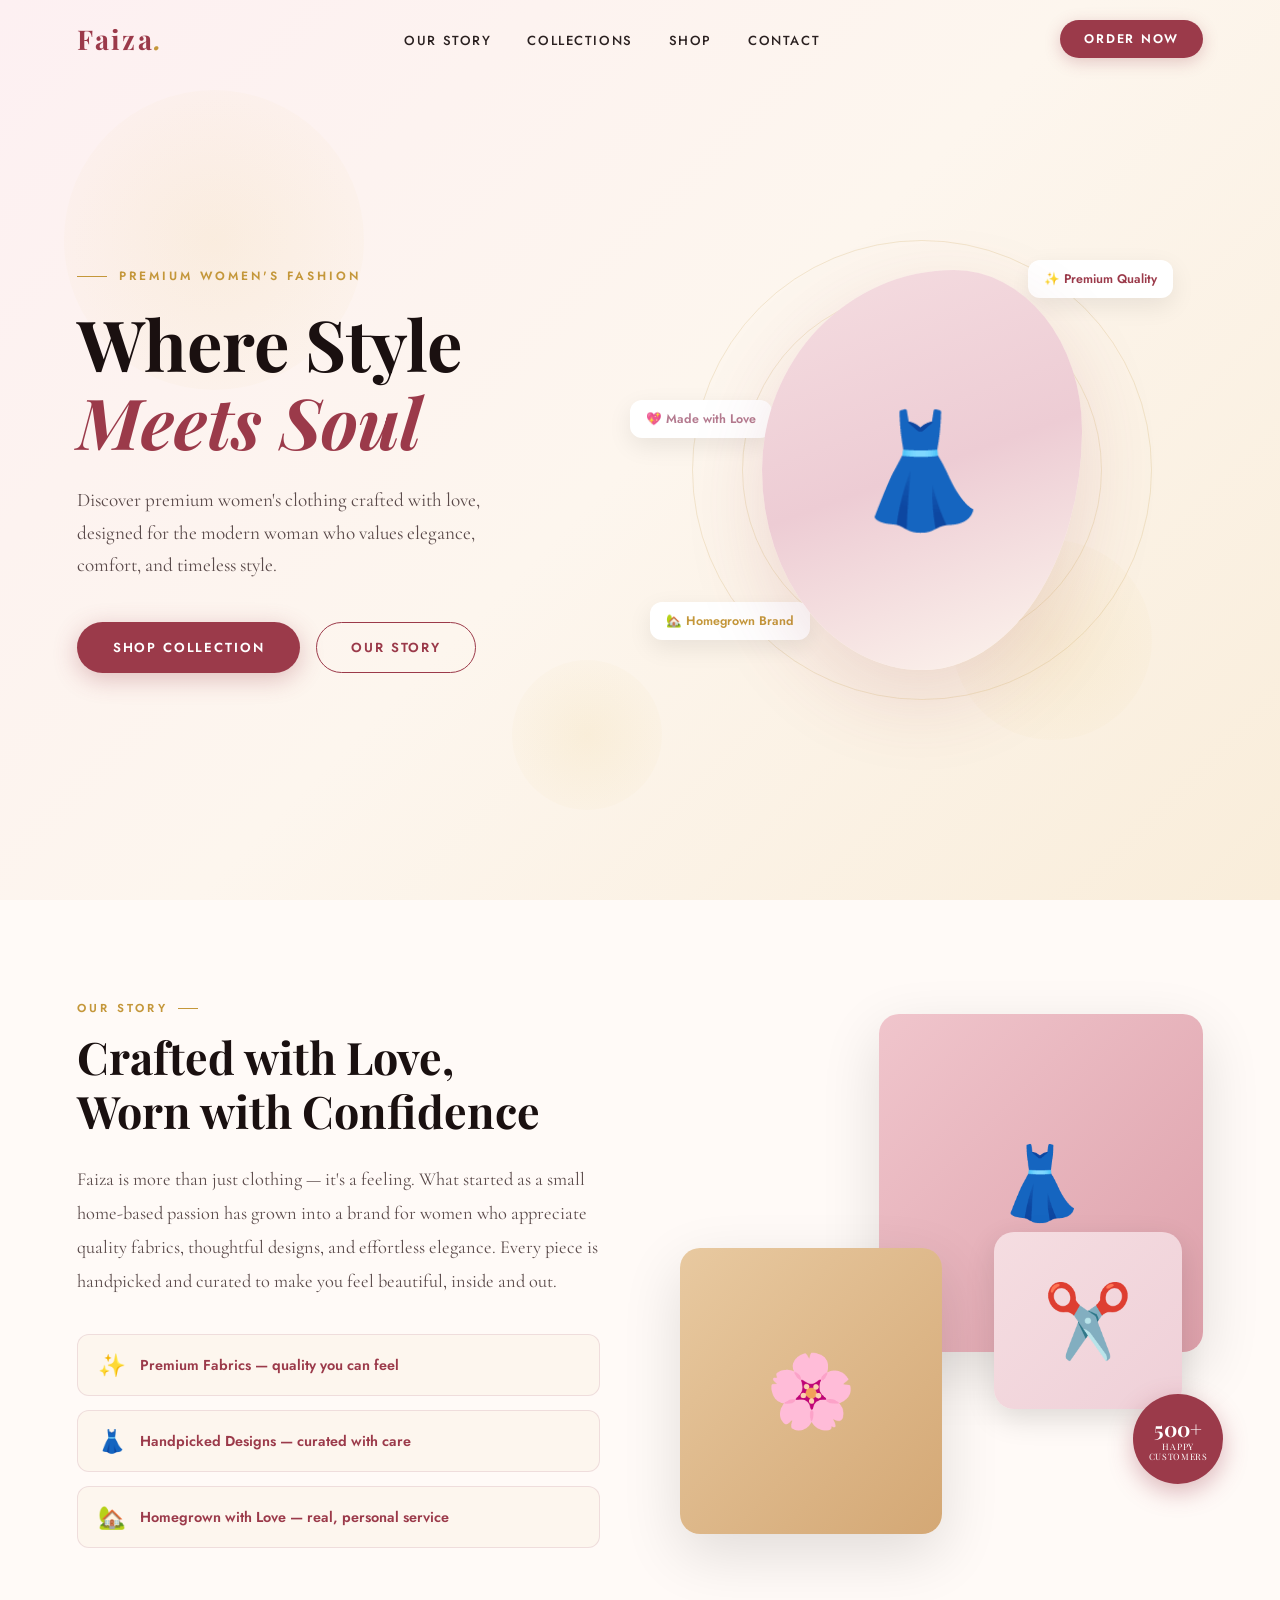
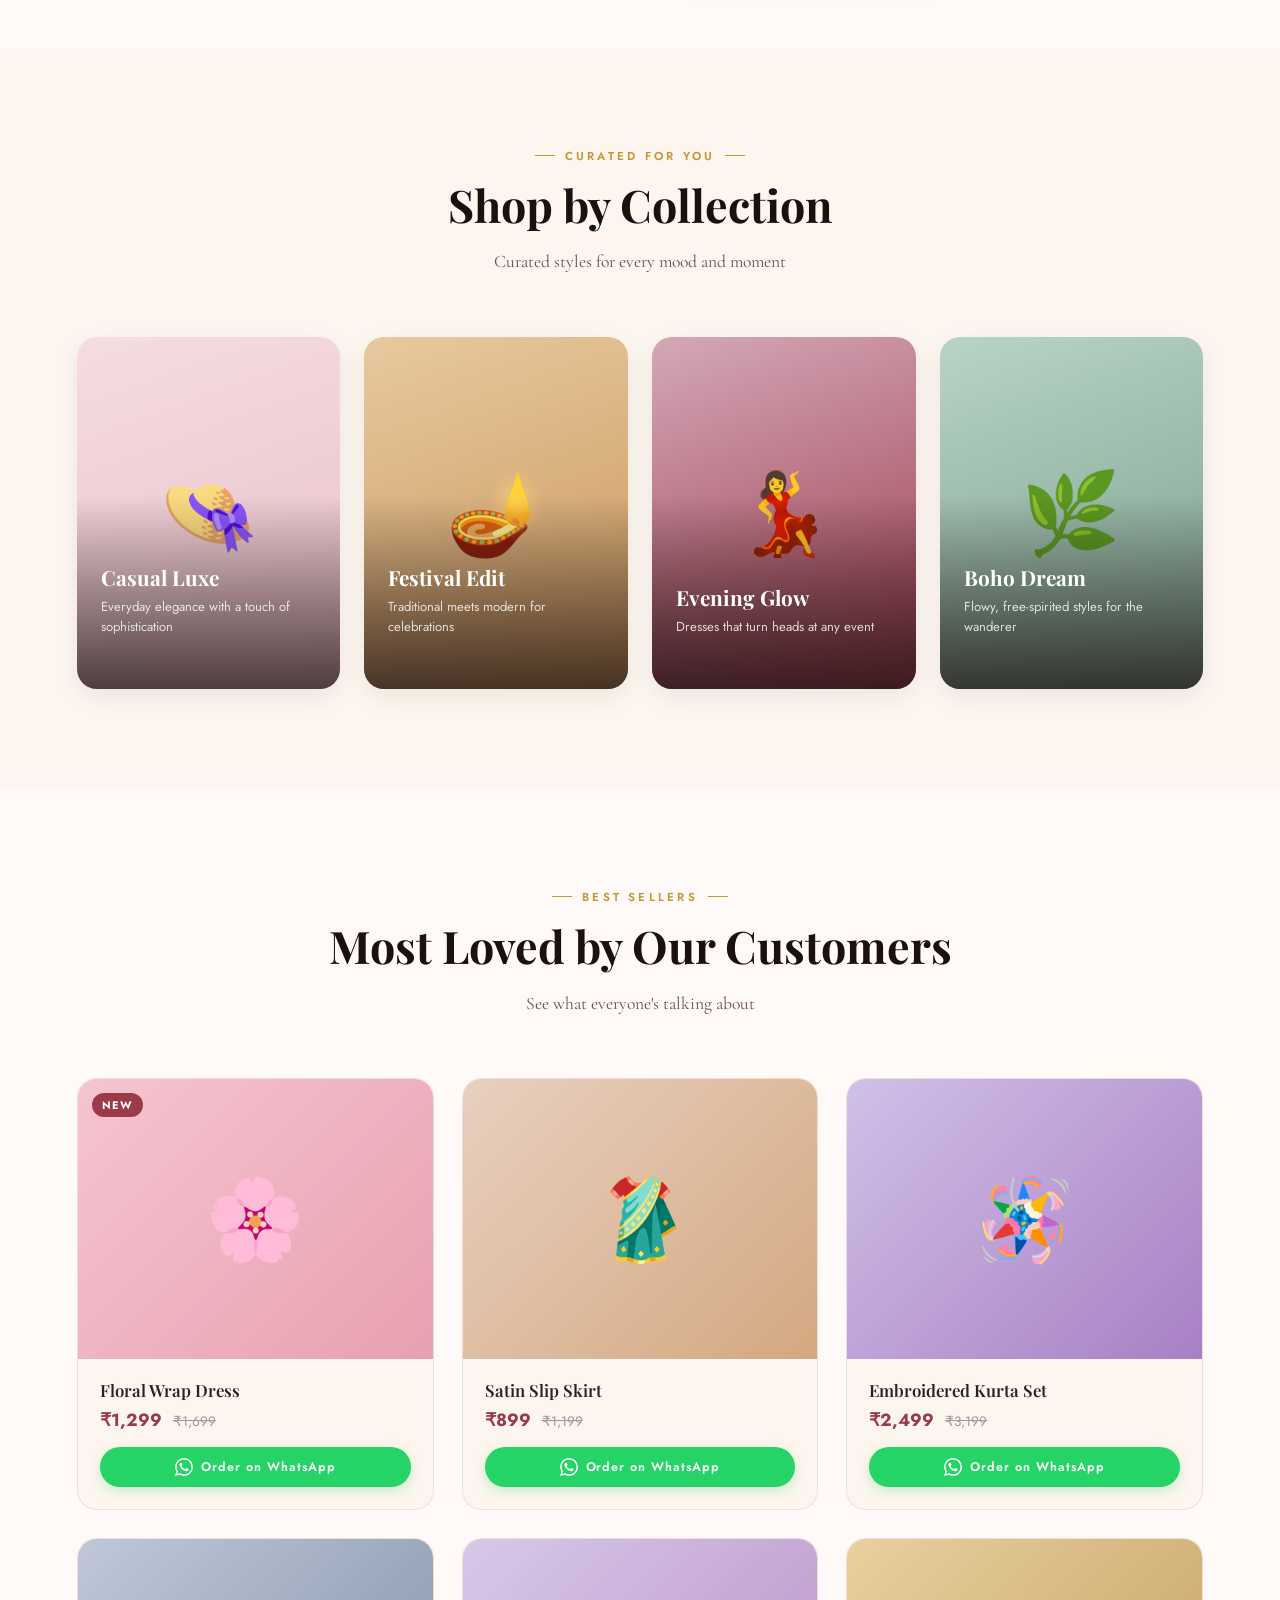
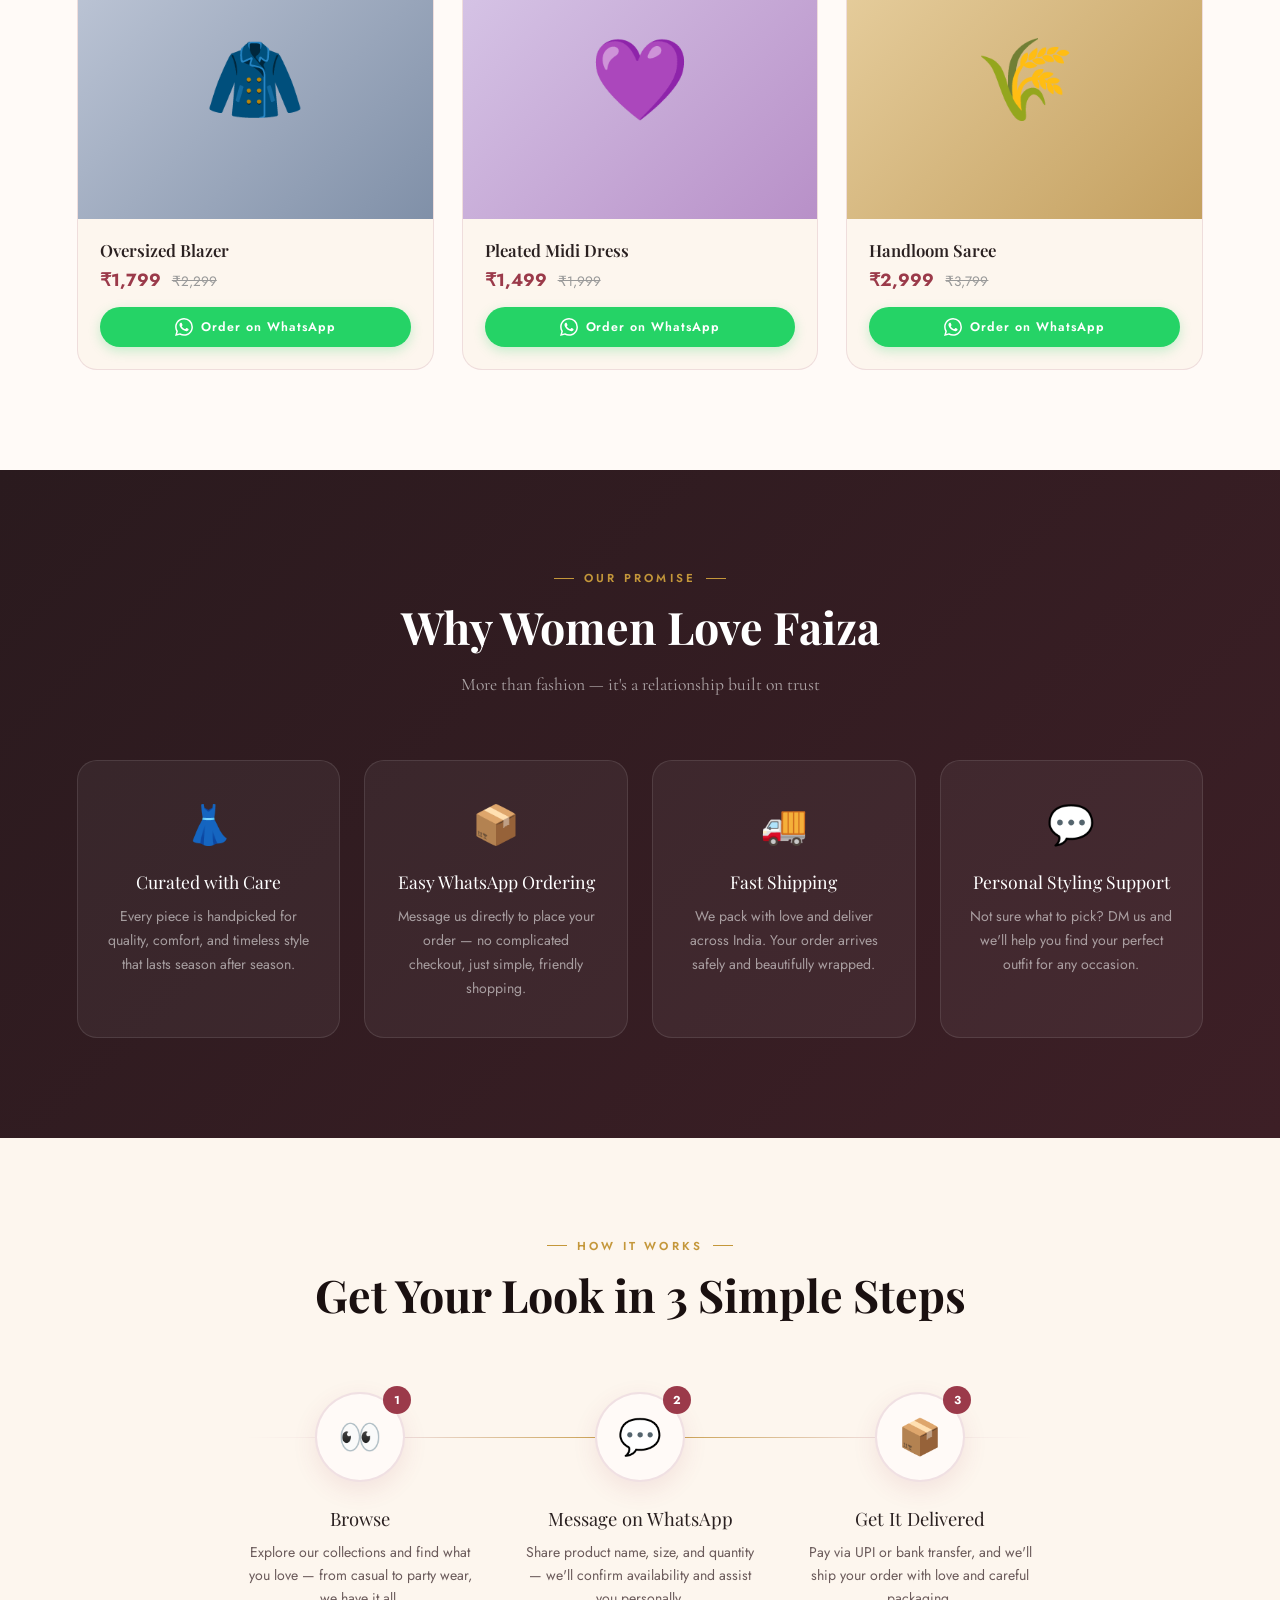
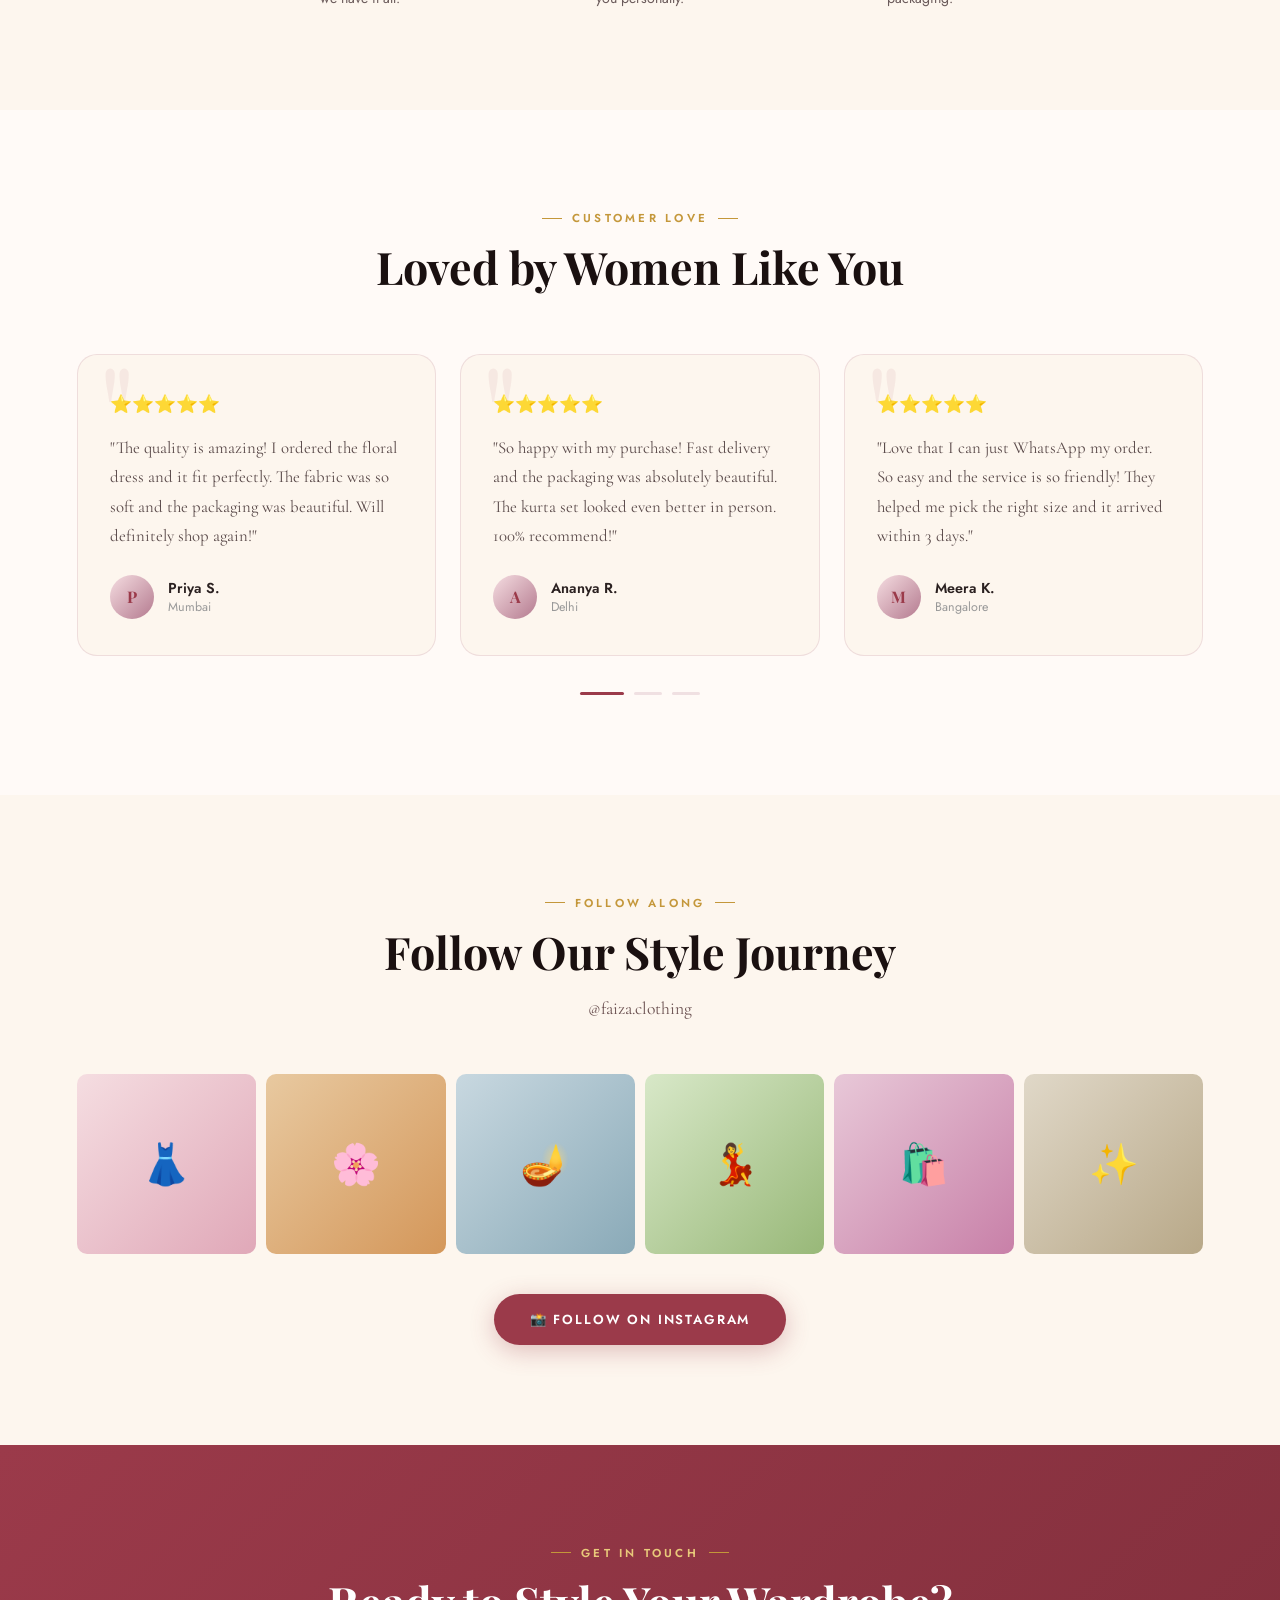
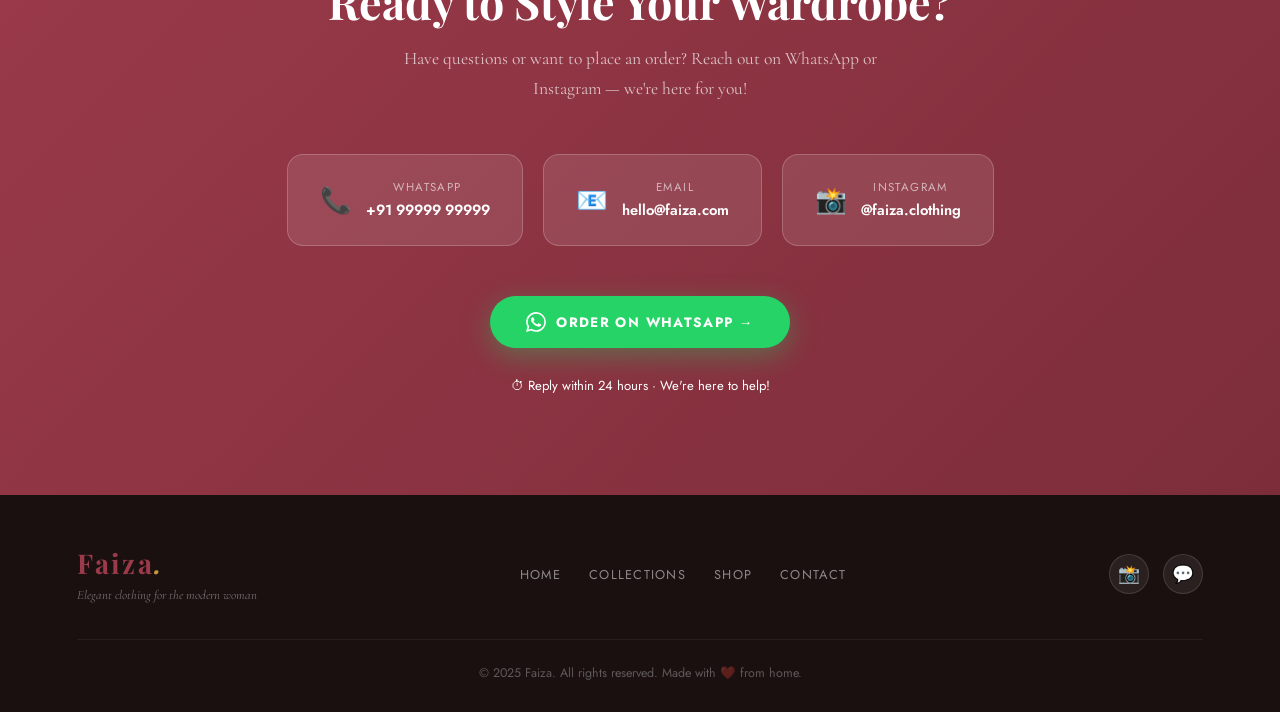
<file: index.html>
<!DOCTYPE html>
<html lang="en">
<head>
<meta charset="UTF-8">
<meta name="viewport" content="width=device-width, initial-scale=1.0">
<title>Faiza – Where Style Meets Soul</title>
<meta name="description" content="Faiza – Premium women's clothing crafted with love. Casual, traditional, party wear and fusion styles for the modern woman.">
<link rel="preconnect" href="https://fonts.googleapis.com">
<link rel="preconnect" href="https://fonts.gstatic.com" crossorigin>
<link href="https://fonts.googleapis.com/css2?family=Playfair+Display:ital,wght@0,400;0,600;0,700;1,400;1,600&family=Cormorant+Garamond:ital,wght@0,300;0,400;0,500;1,300;1,400&family=Jost:wght@300;400;500;600&display=swap" rel="stylesheet">
<style>
:root {
  --blush: #F5DDE1;
  --cream: #FDF6EE;
  --deep-rose: #9B3A4A;
  --mauve: #B47A8F;
  --gold: #C4973A;
  --gold-light: #E8C97A;
  --charcoal: #2A2020;
  --soft-black: #1A1010;
  --white: #FFFAF7;
  --border: rgba(180,122,143,0.2);
}
*, *::before, *::after { box-sizing: border-box; margin: 0; padding: 0; }
html { scroll-behavior: smooth; }
body { font-family: 'Jost', sans-serif; background: var(--cream); color: var(--charcoal); overflow-x: hidden; }

/* LOADER */
#loader {
  position: fixed; inset: 0; z-index: 9999;
  background: var(--cream);
  display: flex; align-items: center; justify-content: center; flex-direction: column; gap: 16px;
  transition: opacity 0.6s ease, visibility 0.6s ease;
}
#loader.hide { opacity: 0; visibility: hidden; }
.loader-brand { font-family: 'Playfair Display', serif; font-size: 2.4rem; letter-spacing: 0.15em; color: var(--deep-rose); animation: shimmer 1.5s ease infinite alternate; }
.loader-line { width: 60px; height: 1px; background: linear-gradient(90deg, transparent, var(--gold), transparent); animation: lineMove 1.2s ease infinite; }
@keyframes shimmer { from { opacity: 0.4 } to { opacity: 1 } }
@keyframes lineMove { 0% { transform: scaleX(0.3); opacity: 0.3; } 50% { transform: scaleX(1); opacity: 1; } 100% { transform: scaleX(0.3); opacity: 0.3; } }

/* NAV */
nav {
  position: fixed; top: 0; left: 0; right: 0; z-index: 100;
  padding: 20px 6vw;
  display: flex; align-items: center; justify-content: space-between;
  transition: background 0.4s, padding 0.4s, box-shadow 0.4s;
}
nav.scrolled { background: rgba(253,246,238,0.95); backdrop-filter: blur(12px); padding: 14px 6vw; box-shadow: 0 1px 30px rgba(155,58,74,0.08); }
.nav-logo { font-family: 'Playfair Display', serif; font-size: 1.7rem; font-weight: 700; letter-spacing: 0.08em; color: var(--deep-rose); text-decoration: none; }
.nav-logo span { color: var(--gold); font-style: italic; }
.nav-links { display: flex; gap: 36px; list-style: none; }
.nav-links a { font-size: 0.82rem; font-weight: 500; letter-spacing: 0.12em; text-transform: uppercase; color: var(--charcoal); text-decoration: none; position: relative; transition: color 0.3s; }
.nav-links a::after { content: ''; position: absolute; bottom: -4px; left: 0; width: 0; height: 1px; background: var(--gold); transition: width 0.3s ease; }
.nav-links a:hover { color: var(--deep-rose); }
.nav-links a:hover::after { width: 100%; }
.nav-cta { background: var(--deep-rose); color: #fff; padding: 10px 24px; border-radius: 30px; font-size: 0.78rem; font-weight: 600; letter-spacing: 0.14em; text-transform: uppercase; text-decoration: none; transition: background 0.3s, transform 0.2s, box-shadow 0.3s; box-shadow: 0 4px 16px rgba(155,58,74,0.25); }
.nav-cta:hover { background: var(--soft-black); transform: translateY(-1px); box-shadow: 0 8px 24px rgba(155,58,74,0.3); }
.hamburger { display: none; flex-direction: column; gap: 5px; cursor: pointer; background: none; border: none; }
.hamburger span { display: block; width: 24px; height: 1.5px; background: var(--charcoal); }

/* HERO */
#hero {
  min-height: 100vh;
  background: linear-gradient(135deg, #FDF0F2 0%, #FDF6EE 50%, #F9EDDA 100%);
  display: grid; grid-template-columns: 1fr 1fr;
  align-items: center; padding: 120px 6vw 80px;
  position: relative; overflow: hidden;
}
.hero-particles { position: absolute; inset: 0; pointer-events: none; }
.particle { position: absolute; border-radius: 50%; background: radial-gradient(circle, var(--gold-light), transparent); opacity: 0.15; animation: floatP 8s ease-in-out infinite; }
@keyframes floatP { 0%, 100% { transform: translateY(0); } 50% { transform: translateY(-25px); } }

.hero-text { position: relative; z-index: 2; }
.hero-eyebrow { font-size: 0.75rem; font-weight: 600; letter-spacing: 0.25em; text-transform: uppercase; color: var(--gold); margin-bottom: 20px; display: flex; align-items: center; gap: 12px; opacity: 0; animation: fadeUp 0.8s 0.3s ease forwards; }
.hero-eyebrow::before { content: ''; display: block; width: 30px; height: 1px; background: var(--gold); }
.hero-h1 { font-family: 'Playfair Display', serif; font-size: clamp(3rem, 5.5vw, 5.2rem); line-height: 1.1; font-weight: 700; color: var(--soft-black); margin-bottom: 24px; opacity: 0; animation: fadeUp 0.8s 0.5s ease forwards; }
.hero-h1 em { color: var(--deep-rose); font-style: italic; }
.hero-sub { font-family: 'Cormorant Garamond', serif; font-size: 1.2rem; font-weight: 400; line-height: 1.7; color: #5A4A4A; max-width: 420px; margin-bottom: 40px; opacity: 0; animation: fadeUp 0.8s 0.7s ease forwards; }
.hero-btns { display: flex; gap: 16px; flex-wrap: wrap; opacity: 0; animation: fadeUp 0.8s 0.9s ease forwards; }
.btn-primary { background: var(--deep-rose); color: #fff; padding: 16px 36px; border-radius: 40px; font-size: 0.82rem; font-weight: 600; letter-spacing: 0.14em; text-transform: uppercase; text-decoration: none; border: none; cursor: pointer; transition: transform 0.25s, box-shadow 0.25s, background 0.25s; box-shadow: 0 6px 24px rgba(155,58,74,0.3); display: inline-block; }
.btn-primary:hover { transform: translateY(-2px) scale(1.03); box-shadow: 0 12px 36px rgba(155,58,74,0.4); background: #7D2D3A; }
.btn-outline { background: transparent; color: var(--deep-rose); padding: 15px 34px; border-radius: 40px; font-size: 0.82rem; font-weight: 600; letter-spacing: 0.14em; text-transform: uppercase; text-decoration: none; border: 1.5px solid var(--deep-rose); cursor: pointer; transition: all 0.25s; display: inline-block; }
.btn-outline:hover { background: var(--deep-rose); color: #fff; transform: translateY(-2px); }

.hero-visual { position: relative; display: flex; align-items: center; justify-content: center; height: 580px; opacity: 0; animation: fadeIn 1.2s 0.6s ease forwards; }
.hero-ring { position: absolute; border-radius: 50%; border: 1px solid rgba(196,151,58,0.18); animation: rotate 20s linear infinite; }
.hero-ring:nth-child(1) { width: 460px; height: 460px; }
.hero-ring:nth-child(2) { width: 360px; height: 360px; animation-direction: reverse; animation-duration: 14s; }
@keyframes rotate { from { transform: rotate(0deg); } to { transform: rotate(360deg); } }

.hero-center-blob { width: 320px; height: 400px; background: linear-gradient(160deg, var(--blush) 0%, #EDCCD4 50%, var(--cream) 100%); border-radius: 60% 40% 50% 50% / 50% 40% 60% 50%; display: flex; align-items: center; justify-content: center; position: relative; z-index: 2; animation: morphBlob 8s ease-in-out infinite; box-shadow: 0 30px 80px rgba(155,58,74,0.15); }
@keyframes morphBlob { 0%, 100% { border-radius: 60% 40% 50% 50% / 50% 40% 60% 50%; } 33% { border-radius: 50% 60% 40% 60% / 60% 50% 50% 40%; } 66% { border-radius: 40% 50% 60% 40% / 40% 60% 40% 60%; } }
.hero-dress-icon { font-size: 7rem; animation: bobble 3s ease-in-out infinite; }
@keyframes bobble { 0%, 100% { transform: translateY(0) rotate(-3deg); } 50% { transform: translateY(-12px) rotate(3deg); } }

.floating-tag { position: absolute; background: #fff; padding: 10px 16px; border-radius: 12px; box-shadow: 0 8px 24px rgba(0,0,0,0.08); font-size: 0.78rem; font-weight: 600; display: flex; align-items: center; gap: 8px; animation: floatTag 4s ease-in-out infinite; }
.tag-1 { top: 80px; right: 30px; color: var(--deep-rose); animation-delay: 0s; }
.tag-2 { bottom: 120px; left: 10px; color: var(--gold); animation-delay: 1.5s; }
.tag-3 { top: 220px; left: -10px; color: var(--mauve); animation-delay: 0.8s; }
@keyframes floatTag { 0%, 100% { transform: translateY(0); } 50% { transform: translateY(-8px); } }
@keyframes fadeUp { from { opacity: 0; transform: translateY(30px); } to { opacity: 1; transform: translateY(0); } }
@keyframes fadeIn { from { opacity: 0; } to { opacity: 1; } }

/* SECTION COMMON */
section { padding: 100px 6vw; }
.section-eyebrow { font-size: 0.72rem; font-weight: 600; letter-spacing: 0.28em; text-transform: uppercase; color: var(--gold); margin-bottom: 14px; display: flex; align-items: center; gap: 10px; }
.section-eyebrow::before, .section-eyebrow::after { content: ''; flex: 0 0 20px; height: 1px; background: var(--gold); }
.section-title { font-family: 'Playfair Display', serif; font-size: clamp(2rem, 3.5vw, 3rem); font-weight: 700; color: var(--soft-black); line-height: 1.2; margin-bottom: 16px; }
.section-sub { font-family: 'Cormorant Garamond', serif; font-size: 1.1rem; color: #6A5050; line-height: 1.7; }
.reveal { opacity: 0; transform: translateY(40px); transition: opacity 0.7s ease, transform 0.7s ease; }
.reveal.visible { opacity: 1; transform: translateY(0); }

/* ABOUT */
#about { background: var(--white); display: grid; grid-template-columns: 1fr 1fr; gap: 80px; align-items: center; }
.about-text .section-eyebrow::before { display: none; }
.about-body { font-family: 'Cormorant Garamond', serif; font-size: 1.15rem; line-height: 1.85; color: #5A4A4A; margin: 24px 0 36px; }
.about-features { display: flex; flex-direction: column; gap: 14px; }
.about-feature { display: flex; align-items: center; gap: 14px; padding: 14px 20px; border-radius: 12px; background: var(--cream); border: 1px solid var(--border); transition: transform 0.3s, box-shadow 0.3s; }
.about-feature:hover { transform: translateX(6px); box-shadow: 4px 0 16px rgba(155,58,74,0.08); }
.feat-icon { font-size: 1.4rem; }
.feat-text { font-weight: 600; font-size: 0.9rem; color: var(--deep-rose); }
.about-visual { position: relative; height: 520px; }
.img-card { position: absolute; border-radius: 20px; overflow: hidden; box-shadow: 0 20px 60px rgba(0,0,0,0.12); display: flex; align-items: center; justify-content: center; font-size: 4.5rem; }
.img-card-1 { width: 62%; height: 65%; top: 0; right: 0; background: linear-gradient(135deg, #F0C5CC, #DDA0AA); }
.img-card-2 { width: 50%; height: 55%; bottom: 0; left: 0; background: linear-gradient(135deg, #E8C9A0, #D4A875); z-index: 2; }
.img-card-3 { width: 36%; height: 34%; top: 42%; right: 4%; background: linear-gradient(135deg, var(--blush), #EFD0D8); z-index: 3; box-shadow: 0 10px 30px rgba(0,0,0,0.12); }
.about-badge { position: absolute; bottom: 50px; right: -20px; z-index: 4; background: var(--deep-rose); color: #fff; width: 90px; height: 90px; border-radius: 50%; display: flex; flex-direction: column; align-items: center; justify-content: center; font-family: 'Playfair Display', serif; box-shadow: 0 8px 24px rgba(155,58,74,0.35); text-align: center; line-height: 1.2; }
.badge-num { font-size: 1.3rem; font-weight: 700; }
.badge-txt { font-size: 0.55rem; letter-spacing: 0.08em; text-transform: uppercase; }

/* COLLECTIONS */
#collections { background: var(--cream); }
.coll-header { text-align: center; margin-bottom: 60px; }
.coll-grid { display: grid; grid-template-columns: repeat(4, 1fr); gap: 24px; }
.coll-card { position: relative; border-radius: 20px; overflow: hidden; cursor: pointer; aspect-ratio: 3/4; transition: transform 0.4s ease, box-shadow 0.4s; box-shadow: 0 8px 24px rgba(0,0,0,0.07); }
.coll-card:hover { transform: translateY(-8px); box-shadow: 0 24px 60px rgba(155,58,74,0.18); }
.coll-bg { position: absolute; inset: 0; display: flex; align-items: center; justify-content: center; font-size: 5rem; transition: transform 0.5s ease; }
.coll-card:hover .coll-bg { transform: scale(1.08); }
.coll-bg-1 { background: linear-gradient(160deg, #F5DDE1, #E8BFCA); }
.coll-bg-2 { background: linear-gradient(160deg, #E8C9A0, #C9955A); }
.coll-bg-3 { background: linear-gradient(160deg, #D4A8B8, #9B3A4A); }
.coll-bg-4 { background: linear-gradient(160deg, #B8D4C8, #7A9E8A); }
.coll-overlay { position: absolute; inset: 0; background: linear-gradient(to top, rgba(26,16,16,0.75) 0%, transparent 55%); display: flex; flex-direction: column; justify-content: flex-end; padding: 24px; color: #fff; transition: background 0.3s; }
.coll-card:hover .coll-overlay { background: linear-gradient(to top, rgba(26,16,16,0.88) 0%, rgba(26,16,16,0.2) 60%); }
.coll-name { font-family: 'Playfair Display', serif; font-size: 1.3rem; font-weight: 700; }
.coll-desc { font-size: 0.82rem; opacity: 0.8; margin: 6px 0 12px; line-height: 1.5; }
.coll-link { font-size: 0.72rem; font-weight: 600; letter-spacing: 0.16em; text-transform: uppercase; color: var(--gold-light); display: flex; align-items: center; gap: 6px; opacity: 0; transform: translateY(8px); transition: opacity 0.3s, transform 0.3s; }
.coll-card:hover .coll-link { opacity: 1; transform: translateY(0); }

/* PRODUCTS */
#products { background: var(--white); }
.prod-header { text-align: center; margin-bottom: 60px; }
.prod-grid { display: grid; grid-template-columns: repeat(3, 1fr); gap: 28px; }
.prod-card { background: var(--cream); border-radius: 20px; overflow: hidden; transition: transform 0.35s, box-shadow 0.35s; border: 1px solid var(--border); }
.prod-card:hover { transform: translateY(-6px); box-shadow: 0 20px 50px rgba(155,58,74,0.13); }
.prod-img { height: 280px; display: flex; align-items: center; justify-content: center; font-size: 5rem; overflow: hidden; transition: transform 0.4s ease; position: relative; }
.prod-card:hover .prod-img { transform: scale(1.04); }
.prod-badge-new { position: absolute; top: 14px; left: 14px; background: var(--deep-rose); color: #fff; font-size: 0.68rem; font-weight: 700; letter-spacing: 0.1em; text-transform: uppercase; padding: 4px 10px; border-radius: 20px; }
.prod-info { padding: 20px 22px 22px; }
.prod-name { font-family: 'Playfair Display', serif; font-size: 1.05rem; font-weight: 600; margin-bottom: 6px; }
.prod-price { font-size: 1.1rem; font-weight: 700; color: var(--deep-rose); margin-bottom: 14px; }
.prod-price span { font-size: 0.85rem; font-weight: 400; color: #999; text-decoration: line-through; margin-left: 6px; }
.btn-whatsapp { display: flex; align-items: center; gap: 8px; background: #25D366; color: #fff; padding: 11px 20px; border-radius: 30px; font-size: 0.78rem; font-weight: 600; letter-spacing: 0.08em; text-decoration: none; width: 100%; justify-content: center; transition: background 0.25s, transform 0.2s, box-shadow 0.2s; box-shadow: 0 4px 12px rgba(37,211,102,0.25); }
.btn-whatsapp:hover { background: #1DB954; transform: translateY(-1px); box-shadow: 0 8px 20px rgba(37,211,102,0.35); }
.wa-svg { width: 18px; height: 18px; fill: #fff; flex-shrink: 0; }

/* WHY */
#why { background: linear-gradient(135deg, #2A1A1E 0%, #3D1F26 100%); }
.why-header { text-align: center; margin-bottom: 60px; }
.why-header .section-title { color: #fff; }
.why-header .section-sub { color: rgba(255,255,255,0.6); }
.why-grid { display: grid; grid-template-columns: repeat(4, 1fr); gap: 24px; }
.why-card { background: rgba(255,255,255,0.05); border: 1px solid rgba(255,255,255,0.1); border-radius: 20px; padding: 36px 28px; text-align: center; transition: background 0.3s, transform 0.3s, border-color 0.3s; }
.why-card:hover { background: rgba(196,151,58,0.12); border-color: rgba(196,151,58,0.4); transform: translateY(-6px); }
.why-icon { font-size: 2.4rem; margin-bottom: 18px; display: block; }
.why-card:hover .why-icon { animation: bounce 0.6s ease; }
@keyframes bounce { 0%, 100% { transform: translateY(0); } 40% { transform: translateY(-10px); } 70% { transform: translateY(-5px); } }
.why-title { font-family: 'Playfair Display', serif; font-size: 1.1rem; color: #fff; margin-bottom: 12px; }
.why-desc { font-size: 0.88rem; line-height: 1.7; color: rgba(255,255,255,0.55); }

/* PROCESS */
#process { background: var(--cream); }
.process-header { text-align: center; margin-bottom: 70px; }
.steps-container { position: relative; }
.step-connector { position: absolute; top: 45px; left: 15%; right: 15%; height: 1px; background: linear-gradient(90deg, transparent, var(--border) 20%, var(--gold) 50%, var(--border) 80%, transparent); }
.steps { display: flex; justify-content: center; gap: 0; }
.step { flex: 1; max-width: 280px; text-align: center; padding: 0 24px; position: relative; z-index: 2; }
.step-num-wrap { width: 90px; height: 90px; border-radius: 50%; background: var(--white); border: 2px solid var(--border); display: flex; align-items: center; justify-content: center; margin: 0 auto 24px; font-size: 2.2rem; box-shadow: 0 8px 24px rgba(155,58,74,0.1); transition: border-color 0.3s, box-shadow 0.3s, transform 0.3s; position: relative; }
.step:hover .step-num-wrap { border-color: var(--gold); box-shadow: 0 12px 36px rgba(196,151,58,0.2); transform: translateY(-4px); }
.step-num { position: absolute; top: -8px; right: -8px; width: 28px; height: 28px; border-radius: 50%; background: var(--deep-rose); color: #fff; font-size: 0.72rem; font-weight: 700; display: flex; align-items: center; justify-content: center; }
.step-title { font-family: 'Playfair Display', serif; font-size: 1.15rem; margin-bottom: 10px; }
.step-desc { font-size: 0.88rem; line-height: 1.65; color: #6A5A5A; }

/* TESTIMONIALS */
#testimonials { background: var(--white); }
.test-header { text-align: center; margin-bottom: 60px; }
.test-track-outer { overflow: hidden; }
.test-track { display: flex; gap: 24px; transition: transform 0.5s ease; }
.test-card { flex: 0 0 calc(33.333% - 16px); background: var(--cream); border-radius: 20px; padding: 36px 32px; border: 1px solid var(--border); position: relative; overflow: hidden; }
.test-card::before { content: '"'; position: absolute; top: -10px; left: 20px; font-family: 'Playfair Display', serif; font-size: 8rem; color: rgba(155,58,74,0.07); line-height: 1; }
.test-stars { color: var(--gold); font-size: 1.1rem; margin-bottom: 16px; }
.test-quote { font-family: 'Cormorant Garamond', serif; font-size: 1.05rem; line-height: 1.75; color: #5A4A4A; margin-bottom: 24px; }
.test-author { display: flex; align-items: center; gap: 14px; }
.test-avatar { width: 44px; height: 44px; border-radius: 50%; background: linear-gradient(135deg, var(--blush), var(--mauve)); display: flex; align-items: center; justify-content: center; font-weight: 700; font-size: 1rem; color: var(--deep-rose); font-family: 'Playfair Display', serif; flex-shrink: 0; }
.test-name { font-weight: 600; font-size: 0.9rem; }
.test-loc { font-size: 0.78rem; color: #999; }
.test-nav { display: flex; gap: 10px; justify-content: center; margin-top: 36px; }
.test-dot { width: 28px; height: 3px; border-radius: 2px; background: var(--border); cursor: pointer; transition: background 0.3s, width 0.3s; border: none; }
.test-dot.active { background: var(--deep-rose); width: 44px; }

/* INSTAGRAM */
#instagram { background: var(--cream); }
.ig-header { text-align: center; margin-bottom: 50px; }
.ig-grid { display: grid; grid-template-columns: repeat(6, 1fr); gap: 10px; margin-bottom: 40px; }
.ig-cell { aspect-ratio: 1; border-radius: 10px; overflow: hidden; cursor: pointer; position: relative; }
.ig-bg { width: 100%; height: 100%; display: flex; align-items: center; justify-content: center; font-size: 2.5rem; transition: transform 0.4s; }
.ig-cell:nth-child(1) .ig-bg { background: linear-gradient(135deg, #F5DDE1, #E0A8B8); }
.ig-cell:nth-child(2) .ig-bg { background: linear-gradient(135deg, #E8C9A0, #D4975A); }
.ig-cell:nth-child(3) .ig-bg { background: linear-gradient(135deg, #C8D8E0, #8AAAB8); }
.ig-cell:nth-child(4) .ig-bg { background: linear-gradient(135deg, #D8E8C8, #98B878); }
.ig-cell:nth-child(5) .ig-bg { background: linear-gradient(135deg, #E8C8D8, #C880A8); }
.ig-cell:nth-child(6) .ig-bg { background: linear-gradient(135deg, #E0D8C8, #B8A888); }
.ig-overlay { position: absolute; inset: 0; background: rgba(26,16,16,0.55); display: flex; align-items: center; justify-content: center; opacity: 0; transition: opacity 0.3s; color: #fff; font-size: 0.7rem; font-weight: 700; letter-spacing: 0.1em; text-transform: uppercase; }
.ig-cell:hover .ig-overlay { opacity: 1; }
.ig-cell:hover .ig-bg { transform: scale(1.06); }
.ig-follow { text-align: center; }

/* CONTACT */
#contact { background: linear-gradient(135deg, var(--deep-rose) 0%, #7D2D3A 100%); text-align: center; color: #fff; }
#contact .section-eyebrow { color: var(--gold-light); justify-content: center; }
#contact .section-title { color: #fff; }
#contact .section-sub { color: rgba(255,255,255,0.7); max-width: 500px; margin: 0 auto 50px; }
.contact-cards { display: flex; gap: 20px; justify-content: center; margin-bottom: 50px; flex-wrap: wrap; }
.contact-card { background: rgba(255,255,255,0.1); border: 1px solid rgba(255,255,255,0.2); border-radius: 16px; padding: 24px 32px; display: flex; align-items: center; gap: 14px; transition: background 0.3s, transform 0.3s; }
.contact-card:hover { background: rgba(255,255,255,0.18); transform: translateY(-3px); }
.cc-icon { font-size: 1.6rem; }
.cc-label { font-size: 0.72rem; letter-spacing: 0.12em; text-transform: uppercase; opacity: 0.6; margin-bottom: 4px; }
.cc-val { font-weight: 600; font-size: 0.92rem; }
.contact-btns { display: flex; gap: 16px; justify-content: center; flex-wrap: wrap; margin-bottom: 28px; }
.btn-wa-big { display: flex; align-items: center; gap: 10px; background: #25D366; color: #fff; padding: 16px 36px; border-radius: 40px; font-size: 0.85rem; font-weight: 700; letter-spacing: 0.1em; text-transform: uppercase; text-decoration: none; box-shadow: 0 8px 28px rgba(37,211,102,0.35); transition: all 0.25s; }
.btn-wa-big:hover { background: #1DB954; transform: translateY(-2px); box-shadow: 0 14px 40px rgba(37,211,102,0.45); }
.contact-note { font-size: 0.82rem; opacity: 0.55; }

/* FOOTER */
footer { background: var(--soft-black); color: rgba(255,255,255,0.7); padding: 50px 6vw 30px; }
.footer-inner { display: flex; justify-content: space-between; align-items: center; gap: 30px; flex-wrap: wrap; margin-bottom: 36px; }
.footer-tag { font-size: 0.8rem; color: rgba(255,255,255,0.4); margin-top: 6px; font-family: 'Cormorant Garamond', serif; font-style: italic; }
.footer-links { display: flex; gap: 28px; flex-wrap: wrap; }
.footer-links a { color: rgba(255,255,255,0.5); text-decoration: none; font-size: 0.8rem; letter-spacing: 0.1em; text-transform: uppercase; transition: color 0.3s; }
.footer-links a:hover { color: var(--gold); }
.footer-socials { display: flex; gap: 14px; }
.social-btn { width: 40px; height: 40px; border-radius: 50%; background: rgba(255,255,255,0.07); border: 1px solid rgba(255,255,255,0.12); display: flex; align-items: center; justify-content: center; text-decoration: none; font-size: 1.1rem; transition: background 0.3s, transform 0.3s; }
.social-btn:hover { background: var(--deep-rose); transform: scale(1.1); }
.footer-bottom { border-top: 1px solid rgba(255,255,255,0.06); padding-top: 24px; text-align: center; font-size: 0.78rem; color: rgba(255,255,255,0.3); }

/* RESPONSIVE */
@media (max-width: 1024px) {
  #hero { grid-template-columns: 1fr; text-align: center; padding-top: 140px; }
  .hero-btns { justify-content: center; }
  .hero-sub { max-width: 100%; }
  .hero-visual { height: 380px; margin-top: 40px; }
  #about { grid-template-columns: 1fr; gap: 50px; }
  .about-visual { height: 340px; }
  .coll-grid { grid-template-columns: repeat(2, 1fr); }
  .why-grid { grid-template-columns: repeat(2, 1fr); }
  .prod-grid { grid-template-columns: repeat(2, 1fr); }
  .ig-grid { grid-template-columns: repeat(3, 1fr); }
}
@media (max-width: 768px) {
  nav { padding: 16px 5vw; }
  .nav-links { display: none !important; }
  .nav-cta-desktop { display: none; }
  .hamburger { display: flex; }
  section { padding: 70px 5vw; }
  .hero-h1 { font-size: 2.6rem; }
  .hero-ring { display: none; }
  .coll-grid { grid-template-columns: repeat(2, 1fr); gap: 14px; }
  .prod-grid { grid-template-columns: 1fr; }
  .steps { flex-direction: column; align-items: center; }
  .step-connector { display: none; }
  .test-card { flex: 0 0 100%; }
  .ig-grid { grid-template-columns: repeat(3, 1fr); }
  .why-grid { grid-template-columns: 1fr 1fr; }
  .contact-cards { flex-direction: column; align-items: center; }
  .footer-inner { flex-direction: column; text-align: center; }
}
</style>
</head>
<body>

<div id="loader">
  <div class="loader-brand">Faiza</div>
  <div class="loader-line"></div>
</div>

<nav id="navbar">
  <a href="#" class="nav-logo">Faiza<span>.</span></a>
  <ul class="nav-links">
    <li><a href="#about">Our Story</a></li>
    <li><a href="#collections">Collections</a></li>
    <li><a href="#products">Shop</a></li>
    <li><a href="#contact">Contact</a></li>
  </ul>
  <a href="https://wa.me/919999999999?text=Hi!%20I%20want%20to%20shop%20from%20Faiza" class="nav-cta nav-cta-desktop" target="_blank">Order Now</a>
  <button class="hamburger" onclick="toggleMenu()" aria-label="Menu">
    <span></span><span></span><span></span>
  </button>
</nav>

<section id="hero">
  <div class="hero-particles">
    <div class="particle" style="width:300px;height:300px;top:10%;left:5%;animation-duration:10s;"></div>
    <div class="particle" style="width:200px;height:200px;top:60%;right:10%;animation-duration:7s;animation-delay:2s;"></div>
    <div class="particle" style="width:150px;height:150px;bottom:10%;left:40%;animation-duration:9s;animation-delay:1s;"></div>
  </div>
  <div class="hero-text">
    <div class="hero-eyebrow">Premium Women's Fashion</div>
    <h1 class="hero-h1">Where Style<br><em>Meets Soul</em></h1>
    <p class="hero-sub">Discover premium women's clothing crafted with love, designed for the modern woman who values elegance, comfort, and timeless style.</p>
    <div class="hero-btns">
      <a href="#collections" class="btn-primary">Shop Collection</a>
      <a href="#about" class="btn-outline">Our Story</a>
    </div>
  </div>
  <div class="hero-visual">
    <div class="hero-ring"></div>
    <div class="hero-ring"></div>
    <div class="hero-center-blob">
      <div class="hero-dress-icon">👗</div>
    </div>
    <div class="floating-tag tag-1">✨ Premium Quality</div>
    <div class="floating-tag tag-2">🏡 Homegrown Brand</div>
    <div class="floating-tag tag-3">💖 Made with Love</div>
  </div>
</section>

<section id="about">
  <div class="about-text reveal">
    <div class="section-eyebrow">Our Story</div>
    <h2 class="section-title">Crafted with Love,<br>Worn with Confidence</h2>
    <p class="about-body">Faiza is more than just clothing — it's a feeling. What started as a small home-based passion has grown into a brand for women who appreciate quality fabrics, thoughtful designs, and effortless elegance. Every piece is handpicked and curated to make you feel beautiful, inside and out.</p>
    <div class="about-features">
      <div class="about-feature"><span class="feat-icon">✨</span><span class="feat-text">Premium Fabrics — quality you can feel</span></div>
      <div class="about-feature"><span class="feat-icon">👗</span><span class="feat-text">Handpicked Designs — curated with care</span></div>
      <div class="about-feature"><span class="feat-icon">🏡</span><span class="feat-text">Homegrown with Love — real, personal service</span></div>
    </div>
  </div>
  <div class="about-visual reveal" style="transition-delay:0.2s;">
    <div class="img-card img-card-1">👗</div>
    <div class="img-card img-card-2">🌸</div>
    <div class="img-card img-card-3">✂️</div>
    <div class="about-badge"><span class="badge-num">500+</span><span class="badge-txt">Happy Customers</span></div>
  </div>
</section>

<section id="collections">
  <div class="coll-header reveal">
    <div class="section-eyebrow" style="justify-content:center;">Curated For You</div>
    <h2 class="section-title">Shop by Collection</h2>
    <p class="section-sub">Curated styles for every mood and moment</p>
  </div>
  <div class="coll-grid">
    <div class="coll-card reveal"><div class="coll-bg coll-bg-1">👒</div><div class="coll-overlay"><div class="coll-name">Casual Luxe</div><div class="coll-desc">Everyday elegance with a touch of sophistication</div><div class="coll-link">Shop Now →</div></div></div>
    <div class="coll-card reveal" style="transition-delay:0.1s;"><div class="coll-bg coll-bg-2">🪔</div><div class="coll-overlay"><div class="coll-name">Festival Edit</div><div class="coll-desc">Traditional meets modern for celebrations</div><div class="coll-link">Shop Now →</div></div></div>
    <div class="coll-card reveal" style="transition-delay:0.2s;"><div class="coll-bg coll-bg-3">💃</div><div class="coll-overlay"><div class="coll-name">Evening Glow</div><div class="coll-desc">Dresses that turn heads at any event</div><div class="coll-link">Shop Now →</div></div></div>
    <div class="coll-card reveal" style="transition-delay:0.3s;"><div class="coll-bg coll-bg-4">🌿</div><div class="coll-overlay"><div class="coll-name">Boho Dream</div><div class="coll-desc">Flowy, free-spirited styles for the wanderer</div><div class="coll-link">Shop Now →</div></div></div>
  </div>
</section>

<section id="products">
  <div class="prod-header reveal">
    <div class="section-eyebrow" style="justify-content:center;">Best Sellers</div>
    <h2 class="section-title">Most Loved by Our Customers</h2>
    <p class="section-sub">See what everyone's talking about</p>
  </div>
  <div class="prod-grid">
    <div class="prod-card reveal">
      <div class="prod-img" style="background:linear-gradient(135deg,#F5C5D0,#E8A0B0);">🌸<div class="prod-badge-new">New</div></div>
      <div class="prod-info"><div class="prod-name">Floral Wrap Dress</div><div class="prod-price">₹1,299 <span>₹1,699</span></div>
      <a href="https://wa.me/919999999999?text=Hi!%20I%20want%20to%20order%20the%20Floral%20Wrap%20Dress" target="_blank" class="btn-whatsapp"><svg class="wa-svg" viewBox="0 0 24 24"><path d="M17.472 14.382c-.297-.149-1.758-.867-2.03-.967-.273-.099-.471-.148-.67.15-.197.297-.767.966-.94 1.164-.173.199-.347.223-.644.075-.297-.15-1.255-.463-2.39-1.475-.883-.788-1.48-1.761-1.653-2.059-.173-.297-.018-.458.13-.606.134-.133.298-.347.446-.52.149-.174.198-.298.298-.497.099-.198.05-.371-.025-.52-.075-.149-.669-1.612-.916-2.207-.242-.579-.487-.5-.669-.51-.173-.008-.371-.01-.57-.01-.198 0-.52.074-.792.372-.272.297-1.04 1.016-1.04 2.479 0 1.462 1.065 2.875 1.213 3.074.149.198 2.096 3.2 5.077 4.487.709.306 1.262.489 1.694.625.712.227 1.36.195 1.871.118.571-.085 1.758-.719 2.006-1.413.248-.694.248-1.289.173-1.413-.074-.124-.272-.198-.57-.347m-5.421 7.403h-.004a9.87 9.87 0 01-5.031-1.378l-.361-.214-3.741.982.998-3.648-.235-.374a9.86 9.86 0 01-1.51-5.26c.001-5.45 4.436-9.884 9.888-9.884 2.64 0 5.122 1.03 6.988 2.898a9.825 9.825 0 012.893 6.994c-.003 5.45-4.437 9.884-9.885 9.884m8.413-18.297A11.815 11.815 0 0012.05 0C5.495 0 .16 5.335.157 11.892c0 2.096.547 4.142 1.588 5.945L.057 24l6.305-1.654a11.882 11.882 0 005.683 1.448h.005c6.554 0 11.89-5.335 11.893-11.893a11.821 11.821 0 00-3.48-8.413z"/></svg>Order on WhatsApp</a></div>
    </div>
    <div class="prod-card reveal" style="transition-delay:0.1s;">
      <div class="prod-img" style="background:linear-gradient(135deg,#E8D0C0,#D4A880);">🥻</div>
      <div class="prod-info"><div class="prod-name">Satin Slip Skirt</div><div class="prod-price">₹899 <span>₹1,199</span></div>
      <a href="https://wa.me/919999999999?text=Hi!%20I%20want%20to%20order%20the%20Satin%20Slip%20Skirt" target="_blank" class="btn-whatsapp"><svg class="wa-svg" viewBox="0 0 24 24"><path d="M17.472 14.382c-.297-.149-1.758-.867-2.03-.967-.273-.099-.471-.148-.67.15-.197.297-.767.966-.94 1.164-.173.199-.347.223-.644.075-.297-.15-1.255-.463-2.39-1.475-.883-.788-1.48-1.761-1.653-2.059-.173-.297-.018-.458.13-.606.134-.133.298-.347.446-.52.149-.174.198-.298.298-.497.099-.198.05-.371-.025-.52-.075-.149-.669-1.612-.916-2.207-.242-.579-.487-.5-.669-.51-.173-.008-.371-.01-.57-.01-.198 0-.52.074-.792.372-.272.297-1.04 1.016-1.04 2.479 0 1.462 1.065 2.875 1.213 3.074.149.198 2.096 3.2 5.077 4.487.709.306 1.262.489 1.694.625.712.227 1.36.195 1.871.118.571-.085 1.758-.719 2.006-1.413.248-.694.248-1.289.173-1.413-.074-.124-.272-.198-.57-.347m-5.421 7.403h-.004a9.87 9.87 0 01-5.031-1.378l-.361-.214-3.741.982.998-3.648-.235-.374a9.86 9.86 0 01-1.51-5.26c.001-5.45 4.436-9.884 9.888-9.884 2.64 0 5.122 1.03 6.988 2.898a9.825 9.825 0 012.893 6.994c-.003 5.45-4.437 9.884-9.885 9.884m8.413-18.297A11.815 11.815 0 0012.05 0C5.495 0 .16 5.335.157 11.892c0 2.096.547 4.142 1.588 5.945L.057 24l6.305-1.654a11.882 11.882 0 005.683 1.448h.005c6.554 0 11.89-5.335 11.893-11.893a11.821 11.821 0 00-3.48-8.413z"/></svg>Order on WhatsApp</a></div>
    </div>
    <div class="prod-card reveal" style="transition-delay:0.2s;">
      <div class="prod-img" style="background:linear-gradient(135deg,#D0C0E8,#A880C4);">🪅</div>
      <div class="prod-info"><div class="prod-name">Embroidered Kurta Set</div><div class="prod-price">₹2,499 <span>₹3,199</span></div>
      <a href="https://wa.me/919999999999?text=Hi!%20I%20want%20to%20order%20the%20Embroidered%20Kurta%20Set" target="_blank" class="btn-whatsapp"><svg class="wa-svg" viewBox="0 0 24 24"><path d="M17.472 14.382c-.297-.149-1.758-.867-2.03-.967-.273-.099-.471-.148-.67.15-.197.297-.767.966-.94 1.164-.173.199-.347.223-.644.075-.297-.15-1.255-.463-2.39-1.475-.883-.788-1.48-1.761-1.653-2.059-.173-.297-.018-.458.13-.606.134-.133.298-.347.446-.52.149-.174.198-.298.298-.497.099-.198.05-.371-.025-.52-.075-.149-.669-1.612-.916-2.207-.242-.579-.487-.5-.669-.51-.173-.008-.371-.01-.57-.01-.198 0-.52.074-.792.372-.272.297-1.04 1.016-1.04 2.479 0 1.462 1.065 2.875 1.213 3.074.149.198 2.096 3.2 5.077 4.487.709.306 1.262.489 1.694.625.712.227 1.36.195 1.871.118.571-.085 1.758-.719 2.006-1.413.248-.694.248-1.289.173-1.413-.074-.124-.272-.198-.57-.347m-5.421 7.403h-.004a9.87 9.87 0 01-5.031-1.378l-.361-.214-3.741.982.998-3.648-.235-.374a9.86 9.86 0 01-1.51-5.26c.001-5.45 4.436-9.884 9.888-9.884 2.64 0 5.122 1.03 6.988 2.898a9.825 9.825 0 012.893 6.994c-.003 5.45-4.437 9.884-9.885 9.884m8.413-18.297A11.815 11.815 0 0012.05 0C5.495 0 .16 5.335.157 11.892c0 2.096.547 4.142 1.588 5.945L.057 24l6.305-1.654a11.882 11.882 0 005.683 1.448h.005c6.554 0 11.89-5.335 11.893-11.893a11.821 11.821 0 00-3.48-8.413z"/></svg>Order on WhatsApp</a></div>
    </div>
    <div class="prod-card reveal" style="transition-delay:0.3s;">
      <div class="prod-img" style="background:linear-gradient(135deg,#C0C8D8,#8090A8);">🧥</div>
      <div class="prod-info"><div class="prod-name">Oversized Blazer</div><div class="prod-price">₹1,799 <span>₹2,299</span></div>
      <a href="https://wa.me/919999999999?text=Hi!%20I%20want%20to%20order%20the%20Oversized%20Blazer" target="_blank" class="btn-whatsapp"><svg class="wa-svg" viewBox="0 0 24 24"><path d="M17.472 14.382c-.297-.149-1.758-.867-2.03-.967-.273-.099-.471-.148-.67.15-.197.297-.767.966-.94 1.164-.173.199-.347.223-.644.075-.297-.15-1.255-.463-2.39-1.475-.883-.788-1.48-1.761-1.653-2.059-.173-.297-.018-.458.13-.606.134-.133.298-.347.446-.52.149-.174.198-.298.298-.497.099-.198.05-.371-.025-.52-.075-.149-.669-1.612-.916-2.207-.242-.579-.487-.5-.669-.51-.173-.008-.371-.01-.57-.01-.198 0-.52.074-.792.372-.272.297-1.04 1.016-1.04 2.479 0 1.462 1.065 2.875 1.213 3.074.149.198 2.096 3.2 5.077 4.487.709.306 1.262.489 1.694.625.712.227 1.36.195 1.871.118.571-.085 1.758-.719 2.006-1.413.248-.694.248-1.289.173-1.413-.074-.124-.272-.198-.57-.347m-5.421 7.403h-.004a9.87 9.87 0 01-5.031-1.378l-.361-.214-3.741.982.998-3.648-.235-.374a9.86 9.86 0 01-1.51-5.26c.001-5.45 4.436-9.884 9.888-9.884 2.64 0 5.122 1.03 6.988 2.898a9.825 9.825 0 012.893 6.994c-.003 5.45-4.437 9.884-9.885 9.884m8.413-18.297A11.815 11.815 0 0012.05 0C5.495 0 .16 5.335.157 11.892c0 2.096.547 4.142 1.588 5.945L.057 24l6.305-1.654a11.882 11.882 0 005.683 1.448h.005c6.554 0 11.89-5.335 11.893-11.893a11.821 11.821 0 00-3.48-8.413z"/></svg>Order on WhatsApp</a></div>
    </div>
    <div class="prod-card reveal" style="transition-delay:0.4s;">
      <div class="prod-img" style="background:linear-gradient(135deg,#D8C8E8,#B890C8);">💜</div>
      <div class="prod-info"><div class="prod-name">Pleated Midi Dress</div><div class="prod-price">₹1,499 <span>₹1,999</span></div>
      <a href="https://wa.me/919999999999?text=Hi!%20I%20want%20to%20order%20the%20Pleated%20Midi%20Dress" target="_blank" class="btn-whatsapp"><svg class="wa-svg" viewBox="0 0 24 24"><path d="M17.472 14.382c-.297-.149-1.758-.867-2.03-.967-.273-.099-.471-.148-.67.15-.197.297-.767.966-.94 1.164-.173.199-.347.223-.644.075-.297-.15-1.255-.463-2.39-1.475-.883-.788-1.48-1.761-1.653-2.059-.173-.297-.018-.458.13-.606.134-.133.298-.347.446-.52.149-.174.198-.298.298-.497.099-.198.05-.371-.025-.52-.075-.149-.669-1.612-.916-2.207-.242-.579-.487-.5-.669-.51-.173-.008-.371-.01-.57-.01-.198 0-.52.074-.792.372-.272.297-1.04 1.016-1.04 2.479 0 1.462 1.065 2.875 1.213 3.074.149.198 2.096 3.2 5.077 4.487.709.306 1.262.489 1.694.625.712.227 1.36.195 1.871.118.571-.085 1.758-.719 2.006-1.413.248-.694.248-1.289.173-1.413-.074-.124-.272-.198-.57-.347m-5.421 7.403h-.004a9.87 9.87 0 01-5.031-1.378l-.361-.214-3.741.982.998-3.648-.235-.374a9.86 9.86 0 01-1.51-5.26c.001-5.45 4.436-9.884 9.888-9.884 2.64 0 5.122 1.03 6.988 2.898a9.825 9.825 0 012.893 6.994c-.003 5.45-4.437 9.884-9.885 9.884m8.413-18.297A11.815 11.815 0 0012.05 0C5.495 0 .16 5.335.157 11.892c0 2.096.547 4.142 1.588 5.945L.057 24l6.305-1.654a11.882 11.882 0 005.683 1.448h.005c6.554 0 11.89-5.335 11.893-11.893a11.821 11.821 0 00-3.48-8.413z"/></svg>Order on WhatsApp</a></div>
    </div>
    <div class="prod-card reveal" style="transition-delay:0.5s;">
      <div class="prod-img" style="background:linear-gradient(135deg,#E8D0A0,#C4A060);">🌾</div>
      <div class="prod-info"><div class="prod-name">Handloom Saree</div><div class="prod-price">₹2,999 <span>₹3,799</span></div>
      <a href="https://wa.me/919999999999?text=Hi!%20I%20want%20to%20order%20the%20Handloom%20Saree" target="_blank" class="btn-whatsapp"><svg class="wa-svg" viewBox="0 0 24 24"><path d="M17.472 14.382c-.297-.149-1.758-.867-2.03-.967-.273-.099-.471-.148-.67.15-.197.297-.767.966-.94 1.164-.173.199-.347.223-.644.075-.297-.15-1.255-.463-2.39-1.475-.883-.788-1.48-1.761-1.653-2.059-.173-.297-.018-.458.13-.606.134-.133.298-.347.446-.52.149-.174.198-.298.298-.497.099-.198.05-.371-.025-.52-.075-.149-.669-1.612-.916-2.207-.242-.579-.487-.5-.669-.51-.173-.008-.371-.01-.57-.01-.198 0-.52.074-.792.372-.272.297-1.04 1.016-1.04 2.479 0 1.462 1.065 2.875 1.213 3.074.149.198 2.096 3.2 5.077 4.487.709.306 1.262.489 1.694.625.712.227 1.36.195 1.871.118.571-.085 1.758-.719 2.006-1.413.248-.694.248-1.289.173-1.413-.074-.124-.272-.198-.57-.347m-5.421 7.403h-.004a9.87 9.87 0 01-5.031-1.378l-.361-.214-3.741.982.998-3.648-.235-.374a9.86 9.86 0 01-1.51-5.26c.001-5.45 4.436-9.884 9.888-9.884 2.64 0 5.122 1.03 6.988 2.898a9.825 9.825 0 012.893 6.994c-.003 5.45-4.437 9.884-9.885 9.884m8.413-18.297A11.815 11.815 0 0012.05 0C5.495 0 .16 5.335.157 11.892c0 2.096.547 4.142 1.588 5.945L.057 24l6.305-1.654a11.882 11.882 0 005.683 1.448h.005c6.554 0 11.89-5.335 11.893-11.893a11.821 11.821 0 00-3.48-8.413z"/></svg>Order on WhatsApp</a></div>
    </div>
  </div>
</section>

<section id="why">
  <div class="why-header reveal">
    <div class="section-eyebrow" style="justify-content:center;">Our Promise</div>
    <h2 class="section-title">Why Women Love Faiza</h2>
    <p class="section-sub">More than fashion — it's a relationship built on trust</p>
  </div>
  <div class="why-grid">
    <div class="why-card reveal"><span class="why-icon">👗</span><div class="why-title">Curated with Care</div><p class="why-desc">Every piece is handpicked for quality, comfort, and timeless style that lasts season after season.</p></div>
    <div class="why-card reveal" style="transition-delay:0.1s;"><span class="why-icon">📦</span><div class="why-title">Easy WhatsApp Ordering</div><p class="why-desc">Message us directly to place your order — no complicated checkout, just simple, friendly shopping.</p></div>
    <div class="why-card reveal" style="transition-delay:0.2s;"><span class="why-icon">🚚</span><div class="why-title">Fast Shipping</div><p class="why-desc">We pack with love and deliver across India. Your order arrives safely and beautifully wrapped.</p></div>
    <div class="why-card reveal" style="transition-delay:0.3s;"><span class="why-icon">💬</span><div class="why-title">Personal Styling Support</div><p class="why-desc">Not sure what to pick? DM us and we'll help you find your perfect outfit for any occasion.</p></div>
  </div>
</section>

<section id="process">
  <div class="process-header reveal">
    <div class="section-eyebrow" style="justify-content:center;">How It Works</div>
    <h2 class="section-title">Get Your Look in 3 Simple Steps</h2>
  </div>
  <div class="steps-container">
    <div class="step-connector"></div>
    <div class="steps">
      <div class="step reveal"><div class="step-num-wrap"><span>👀</span><div class="step-num">1</div></div><div class="step-title">Browse</div><p class="step-desc">Explore our collections and find what you love — from casual to party wear, we have it all.</p></div>
      <div class="step reveal" style="transition-delay:0.15s;"><div class="step-num-wrap"><span>💬</span><div class="step-num">2</div></div><div class="step-title">Message on WhatsApp</div><p class="step-desc">Share product name, size, and quantity — we'll confirm availability and assist you personally.</p></div>
      <div class="step reveal" style="transition-delay:0.3s;"><div class="step-num-wrap"><span>📦</span><div class="step-num">3</div></div><div class="step-title">Get It Delivered</div><p class="step-desc">Pay via UPI or bank transfer, and we'll ship your order with love and careful packaging.</p></div>
    </div>
  </div>
</section>

<section id="testimonials">
  <div class="test-header reveal">
    <div class="section-eyebrow" style="justify-content:center;">Customer Love</div>
    <h2 class="section-title">Loved by Women Like You</h2>
  </div>
  <div class="test-track-outer reveal">
    <div class="test-track" id="testTrack">
      <div class="test-card"><div class="test-stars">⭐⭐⭐⭐⭐</div><p class="test-quote">"The quality is amazing! I ordered the floral dress and it fit perfectly. The fabric was so soft and the packaging was beautiful. Will definitely shop again!"</p><div class="test-author"><div class="test-avatar">P</div><div><div class="test-name">Priya S.</div><div class="test-loc">Mumbai</div></div></div></div>
      <div class="test-card"><div class="test-stars">⭐⭐⭐⭐⭐</div><p class="test-quote">"So happy with my purchase! Fast delivery and the packaging was absolutely beautiful. The kurta set looked even better in person. 100% recommend!"</p><div class="test-author"><div class="test-avatar">A</div><div><div class="test-name">Ananya R.</div><div class="test-loc">Delhi</div></div></div></div>
      <div class="test-card"><div class="test-stars">⭐⭐⭐⭐⭐</div><p class="test-quote">"Love that I can just WhatsApp my order. So easy and the service is so friendly! They helped me pick the right size and it arrived within 3 days."</p><div class="test-author"><div class="test-avatar">M</div><div><div class="test-name">Meera K.</div><div class="test-loc">Bangalore</div></div></div></div>
    </div>
  </div>
  <div class="test-nav">
    <button class="test-dot active" onclick="goToSlide(0)"></button>
    <button class="test-dot" onclick="goToSlide(1)"></button>
    <button class="test-dot" onclick="goToSlide(2)"></button>
  </div>
</section>

<section id="instagram">
  <div class="ig-header reveal">
    <div class="section-eyebrow" style="justify-content:center;">Follow Along</div>
    <h2 class="section-title">Follow Our Style Journey</h2>
    <p class="section-sub">@faiza.clothing</p>
  </div>
  <div class="ig-grid reveal">
    <div class="ig-cell"><div class="ig-bg">👗</div><div class="ig-overlay">View on IG</div></div>
    <div class="ig-cell"><div class="ig-bg">🌸</div><div class="ig-overlay">View on IG</div></div>
    <div class="ig-cell"><div class="ig-bg">🪔</div><div class="ig-overlay">View on IG</div></div>
    <div class="ig-cell"><div class="ig-bg">💃</div><div class="ig-overlay">View on IG</div></div>
    <div class="ig-cell"><div class="ig-bg">🛍️</div><div class="ig-overlay">View on IG</div></div>
    <div class="ig-cell"><div class="ig-bg">✨</div><div class="ig-overlay">View on IG</div></div>
  </div>
  <div class="ig-follow reveal"><a href="https://instagram.com/faiza.clothing" target="_blank" class="btn-primary">📸 Follow on Instagram</a></div>
</section>

<section id="contact">
  <div class="reveal">
    <div class="section-eyebrow">Get in Touch</div>
    <h2 class="section-title">Ready to Style Your Wardrobe?</h2>
    <p class="section-sub">Have questions or want to place an order? Reach out on WhatsApp or Instagram — we're here for you!</p>
  </div>
  <div class="contact-cards reveal">
    <div class="contact-card"><span class="cc-icon">📞</span><div><div class="cc-label">WhatsApp</div><div class="cc-val">+91 99999 99999</div></div></div>
    <div class="contact-card"><span class="cc-icon">📧</span><div><div class="cc-label">Email</div><div class="cc-val">hello@faiza.com</div></div></div>
    <div class="contact-card"><span class="cc-icon">📸</span><div><div class="cc-label">Instagram</div><div class="cc-val">@faiza.clothing</div></div></div>
  </div>
  <div class="contact-btns reveal">
    <a href="https://wa.me/919999999999?text=Hi!%20I%20want%20to%20shop%20from%20Faiza" target="_blank" class="btn-wa-big">
      <svg style="width:20px;height:20px;fill:#fff;flex-shrink:0;" viewBox="0 0 24 24"><path d="M17.472 14.382c-.297-.149-1.758-.867-2.03-.967-.273-.099-.471-.148-.67.15-.197.297-.767.966-.94 1.164-.173.199-.347.223-.644.075-.297-.15-1.255-.463-2.39-1.475-.883-.788-1.48-1.761-1.653-2.059-.173-.297-.018-.458.13-.606.134-.133.298-.347.446-.52.149-.174.198-.298.298-.497.099-.198.05-.371-.025-.52-.075-.149-.669-1.612-.916-2.207-.242-.579-.487-.5-.669-.51-.173-.008-.371-.01-.57-.01-.198 0-.52.074-.792.372-.272.297-1.04 1.016-1.04 2.479 0 1.462 1.065 2.875 1.213 3.074.149.198 2.096 3.2 5.077 4.487.709.306 1.262.489 1.694.625.712.227 1.36.195 1.871.118.571-.085 1.758-.719 2.006-1.413.248-.694.248-1.289.173-1.413-.074-.124-.272-.198-.57-.347m-5.421 7.403h-.004a9.87 9.87 0 01-5.031-1.378l-.361-.214-3.741.982.998-3.648-.235-.374a9.86 9.86 0 01-1.51-5.26c.001-5.45 4.436-9.884 9.888-9.884 2.64 0 5.122 1.03 6.988 2.898a9.825 9.825 0 012.893 6.994c-.003 5.45-4.437 9.884-9.885 9.884m8.413-18.297A11.815 11.815 0 0012.05 0C5.495 0 .16 5.335.157 11.892c0 2.096.547 4.142 1.588 5.945L.057 24l6.305-1.654a11.882 11.882 0 005.683 1.448h.005c6.554 0 11.89-5.335 11.893-11.893a11.821 11.821 0 00-3.48-8.413z"/></svg>
      Order on WhatsApp →
    </a>
  </div>
  <p class="contact-note reveal">⏱ Reply within 24 hours · We're here to help!</p>
</section>

<footer>
  <div class="footer-inner">
    <div class="footer-brand">
      <a href="#" class="nav-logo">Faiza<span style="color:var(--gold);">.</span></a>
      <p class="footer-tag">Elegant clothing for the modern woman</p>
    </div>
    <div class="footer-links">
      <a href="#hero">Home</a>
      <a href="#collections">Collections</a>
      <a href="#products">Shop</a>
      <a href="#contact">Contact</a>
    </div>
    <div class="footer-socials">
      <a href="https://instagram.com/faiza.clothing" target="_blank" class="social-btn">📸</a>
      <a href="https://wa.me/919999999999" target="_blank" class="social-btn">💬</a>
    </div>
  </div>
  <div class="footer-bottom">© 2025 Faiza. All rights reserved. Made with ❤️ from home.</div>
</footer>

<script>
window.addEventListener('load', () => {
  setTimeout(() => { document.getElementById('loader').classList.add('hide'); }, 1200);
});

window.addEventListener('scroll', () => {
  document.getElementById('navbar').classList.toggle('scrolled', window.scrollY > 40);
});

const observer = new IntersectionObserver((entries) => {
  entries.forEach(e => { if (e.isIntersecting) e.target.classList.add('visible'); });
}, { threshold: 0.1 });
document.querySelectorAll('.reveal').forEach(el => observer.observe(el));

let menuOpen = false;
function toggleMenu() {
  menuOpen = !menuOpen;
  const links = document.querySelector('.nav-links');
  if (menuOpen) {
    links.style.cssText = 'display:flex!important;flex-direction:column;position:fixed;top:70px;left:0;right:0;background:rgba(253,246,238,0.97);padding:24px 6vw 32px;gap:20px;box-shadow:0 8px 24px rgba(0,0,0,0.1);backdrop-filter:blur(12px);z-index:99;';
  } else {
    links.style.display = 'none';
  }
}

let currentSlide = 0;
function goToSlide(n) {
  currentSlide = n;
  const outer = document.querySelector('.test-track-outer');
  const card = document.querySelector('.test-card');
  if (!card) return;
  const cardW = card.offsetWidth + 24;
  document.getElementById('testTrack').style.transform = 'translateX(-' + (n * cardW) + 'px)';
  document.querySelectorAll('.test-dot').forEach((d, i) => d.classList.toggle('active', i === n));
}

// Auto-rotate testimonials
setInterval(() => { goToSlide((currentSlide + 1) % 3); }, 4000);
</script>
</body>
</html>
</file>
